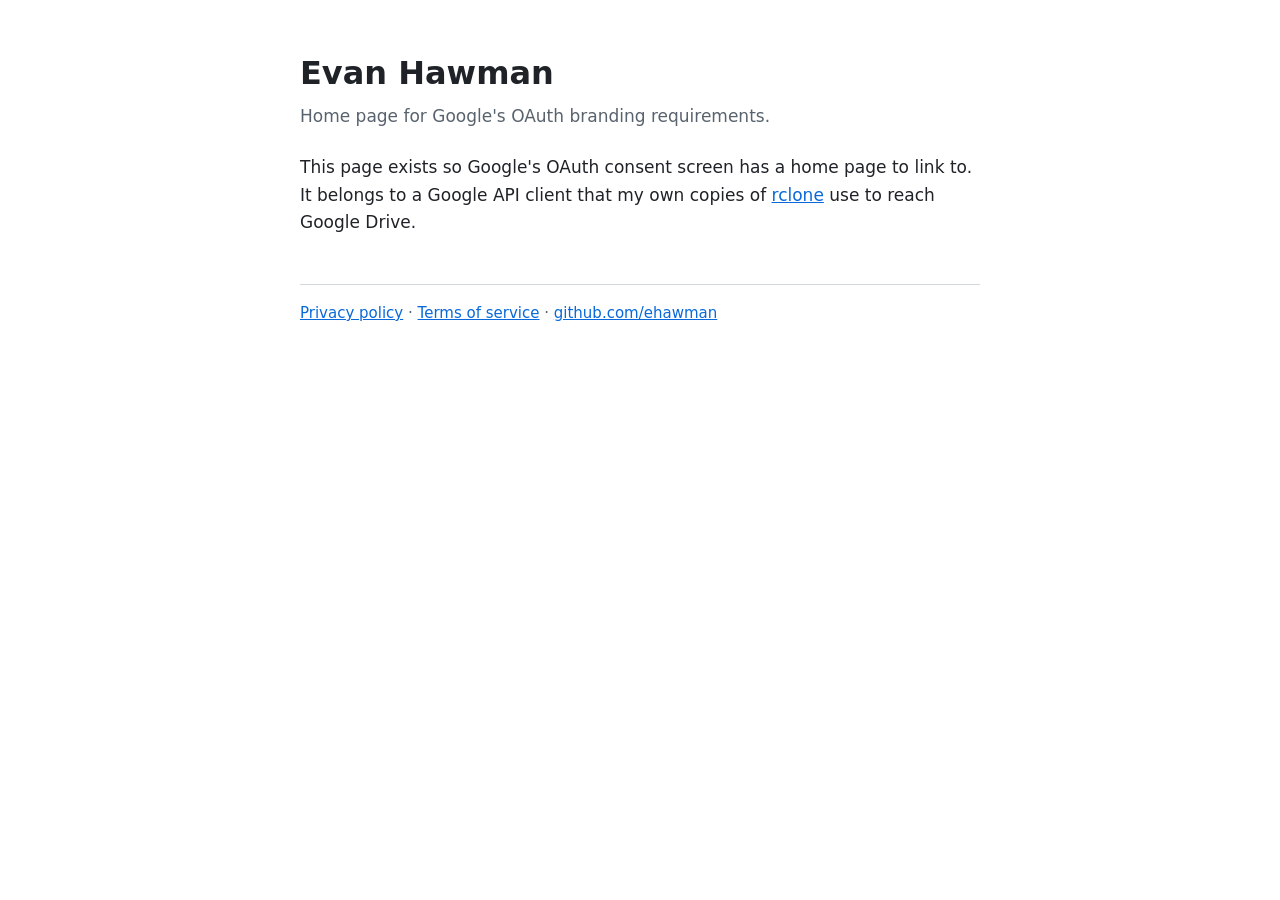
<file: index.html>
<!doctype html>
<html lang="en">
<head>
<meta charset="utf-8">
<meta name="viewport" content="width=device-width, initial-scale=1">
<title>Evan Hawman</title>
<link rel="stylesheet" href="style.css">
</head>
<body>
<main>
<h1>Evan Hawman</h1>
<p class="sub">Home page for Google's OAuth branding requirements.</p>

<p>This page exists so Google's OAuth consent screen has a home page to link to. It belongs to
a Google API client that my own copies of <a href="https://rclone.org">rclone</a> use to reach
Google Drive.</p>

<footer>
<a href="privacy.html">Privacy policy</a> · <a href="terms.html">Terms of service</a> · <a href="https://github.com/ehawman">github.com/ehawman</a>
</footer>
</main>
</body>
</html>
</file>
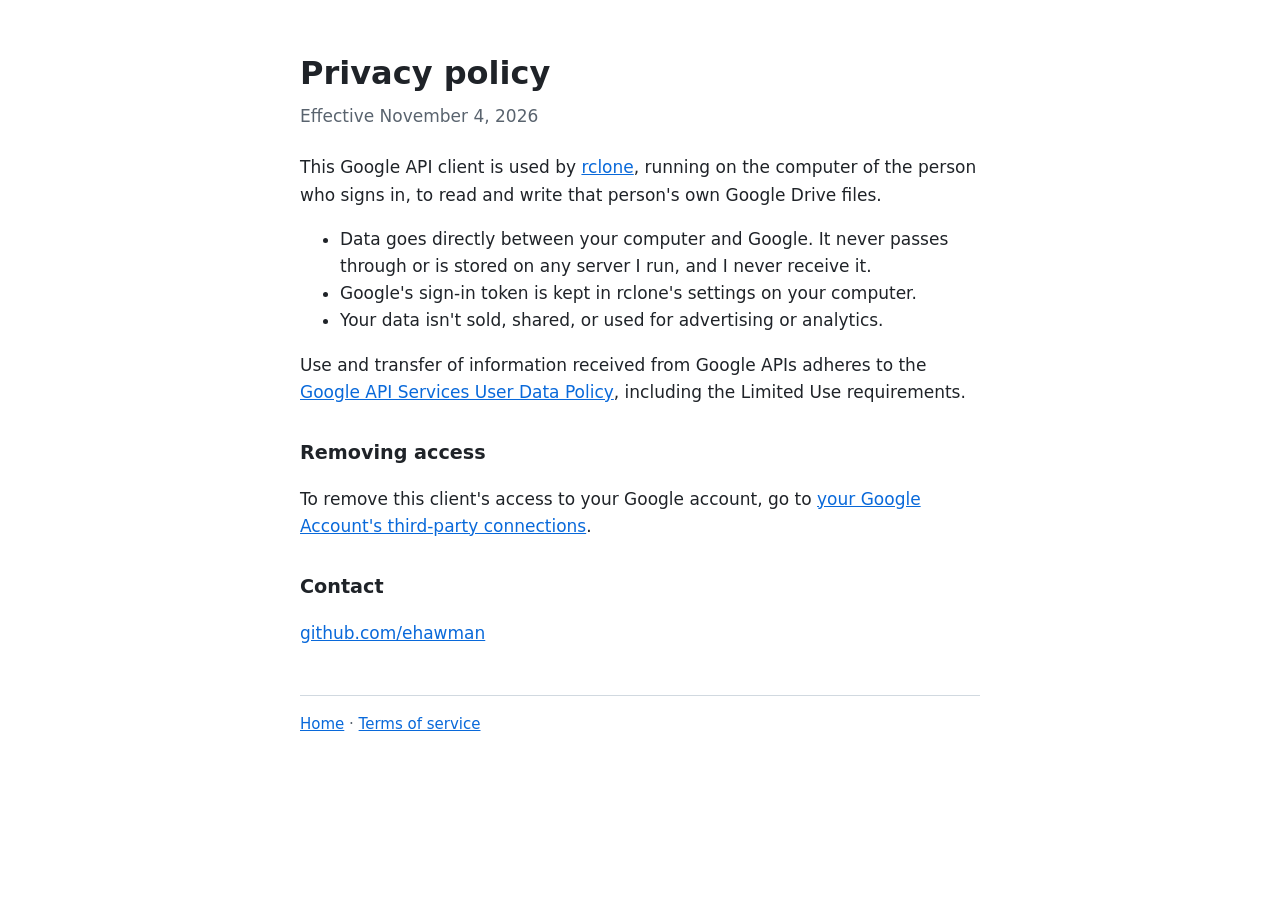
<file: privacy.html>
<!doctype html>
<html lang="en">
<head>
<meta charset="utf-8">
<meta name="viewport" content="width=device-width, initial-scale=1">
<title>Privacy Policy</title>
<link rel="stylesheet" href="style.css">
</head>
<body>
<main>
<h1>Privacy policy</h1>
<p class="sub">Effective November 4, 2026</p>

<p>This Google API client is used by <a href="https://rclone.org">rclone</a>, running on the
computer of the person who signs in, to read and write that person's own Google Drive files.</p>

<ul>
<li>Data goes directly between your computer and Google. It never passes through or is stored
on any server I run, and I never receive it.</li>
<li>Google's sign-in token is kept in rclone's settings on your computer.</li>
<li>Your data isn't sold, shared, or used for advertising or analytics.</li>
</ul>

<p>Use and transfer of information received from Google APIs adheres to the
<a href="https://developers.google.com/terms/api-services-user-data-policy">Google API Services
User Data Policy</a>, including the Limited Use requirements.</p>

<h2>Removing access</h2>
<p>To remove this client's access to your Google account, go to
<a href="https://myaccount.google.com/connections">your Google Account's third-party connections</a>.</p>

<h2>Contact</h2>
<p><a href="https://github.com/ehawman">github.com/ehawman</a></p>

<footer><a href="index.html">Home</a> · <a href="terms.html">Terms of service</a></footer>
</main>
</body>
</html>
</file>
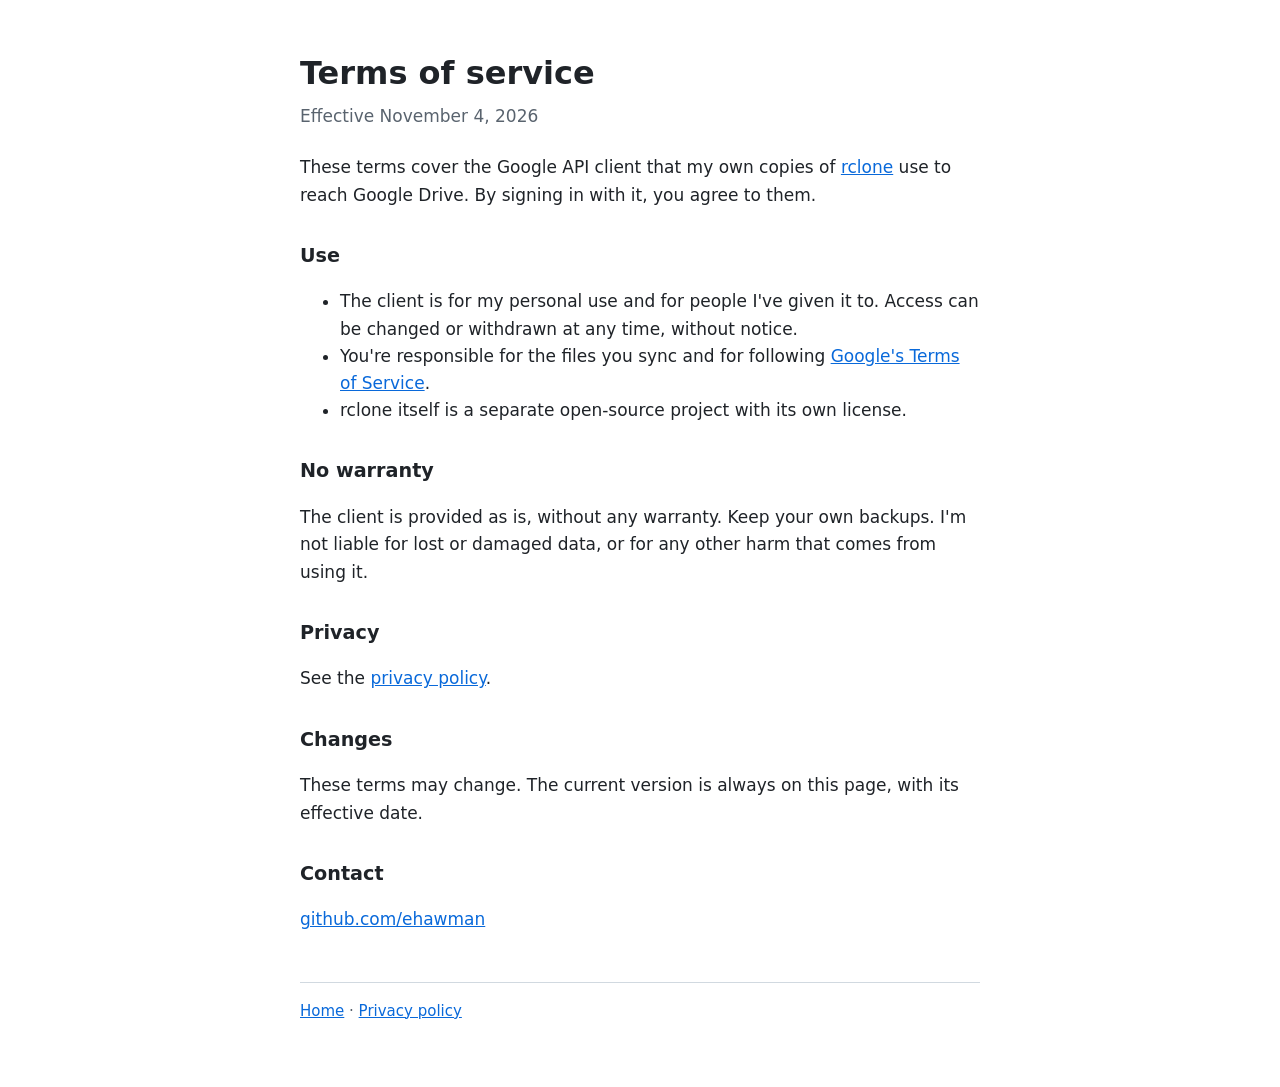
<file: terms.html>
<!doctype html>
<html lang="en">
<head>
<meta charset="utf-8">
<meta name="viewport" content="width=device-width, initial-scale=1">
<title>Terms of Service</title>
<link rel="stylesheet" href="style.css">
</head>
<body>
<main>
<h1>Terms of service</h1>
<p class="sub">Effective November 4, 2026</p>

<p>These terms cover the Google API client that my own copies of <a href="https://rclone.org">rclone</a>
use to reach Google Drive. By signing in with it, you agree to them.</p>

<h2>Use</h2>
<ul>
<li>The client is for my personal use and for people I've given it to. Access can be changed or
withdrawn at any time, without notice.</li>
<li>You're responsible for the files you sync and for following
<a href="https://policies.google.com/terms">Google's Terms of Service</a>.</li>
<li>rclone itself is a separate open-source project with its own license.</li>
</ul>

<h2>No warranty</h2>
<p>The client is provided as is, without any warranty. Keep your own backups. I'm not liable for
lost or damaged data, or for any other harm that comes from using it.</p>

<h2>Privacy</h2>
<p>See the <a href="privacy.html">privacy policy</a>.</p>

<h2>Changes</h2>
<p>These terms may change. The current version is always on this page, with its effective date.</p>

<h2>Contact</h2>
<p><a href="https://github.com/ehawman">github.com/ehawman</a></p>

<footer><a href="index.html">Home</a> · <a href="privacy.html">Privacy policy</a></footer>
</main>
</body>
</html>
</file>
<file: style.css>
:root { --bg: #ffffff; --fg: #1f2328; --muted: #59636e; --link: #0969da; --rule: #d1d9e0; }
@media (prefers-color-scheme: dark) {
  :root { --bg: #0d1117; --fg: #e6edf3; --muted: #9198a1; --link: #4493f8; --rule: #3d444d; }
}
body { margin: 0; background: var(--bg); color: var(--fg);
       font: 17px/1.6 system-ui, -apple-system, "Segoe UI", sans-serif; }
main { max-width: 680px; margin: 0 auto; padding: 48px 16px 64px; }
h1 { font-size: 2rem; margin: 0 0 4px; }
h2 { font-size: 1.2rem; margin: 32px 0 8px; }
.sub { color: var(--muted); margin: 0 0 24px; }
a { color: var(--link); }
footer { margin-top: 48px; padding-top: 16px; border-top: 1px solid var(--rule); color: var(--muted); font-size: 15px; }
</file>
